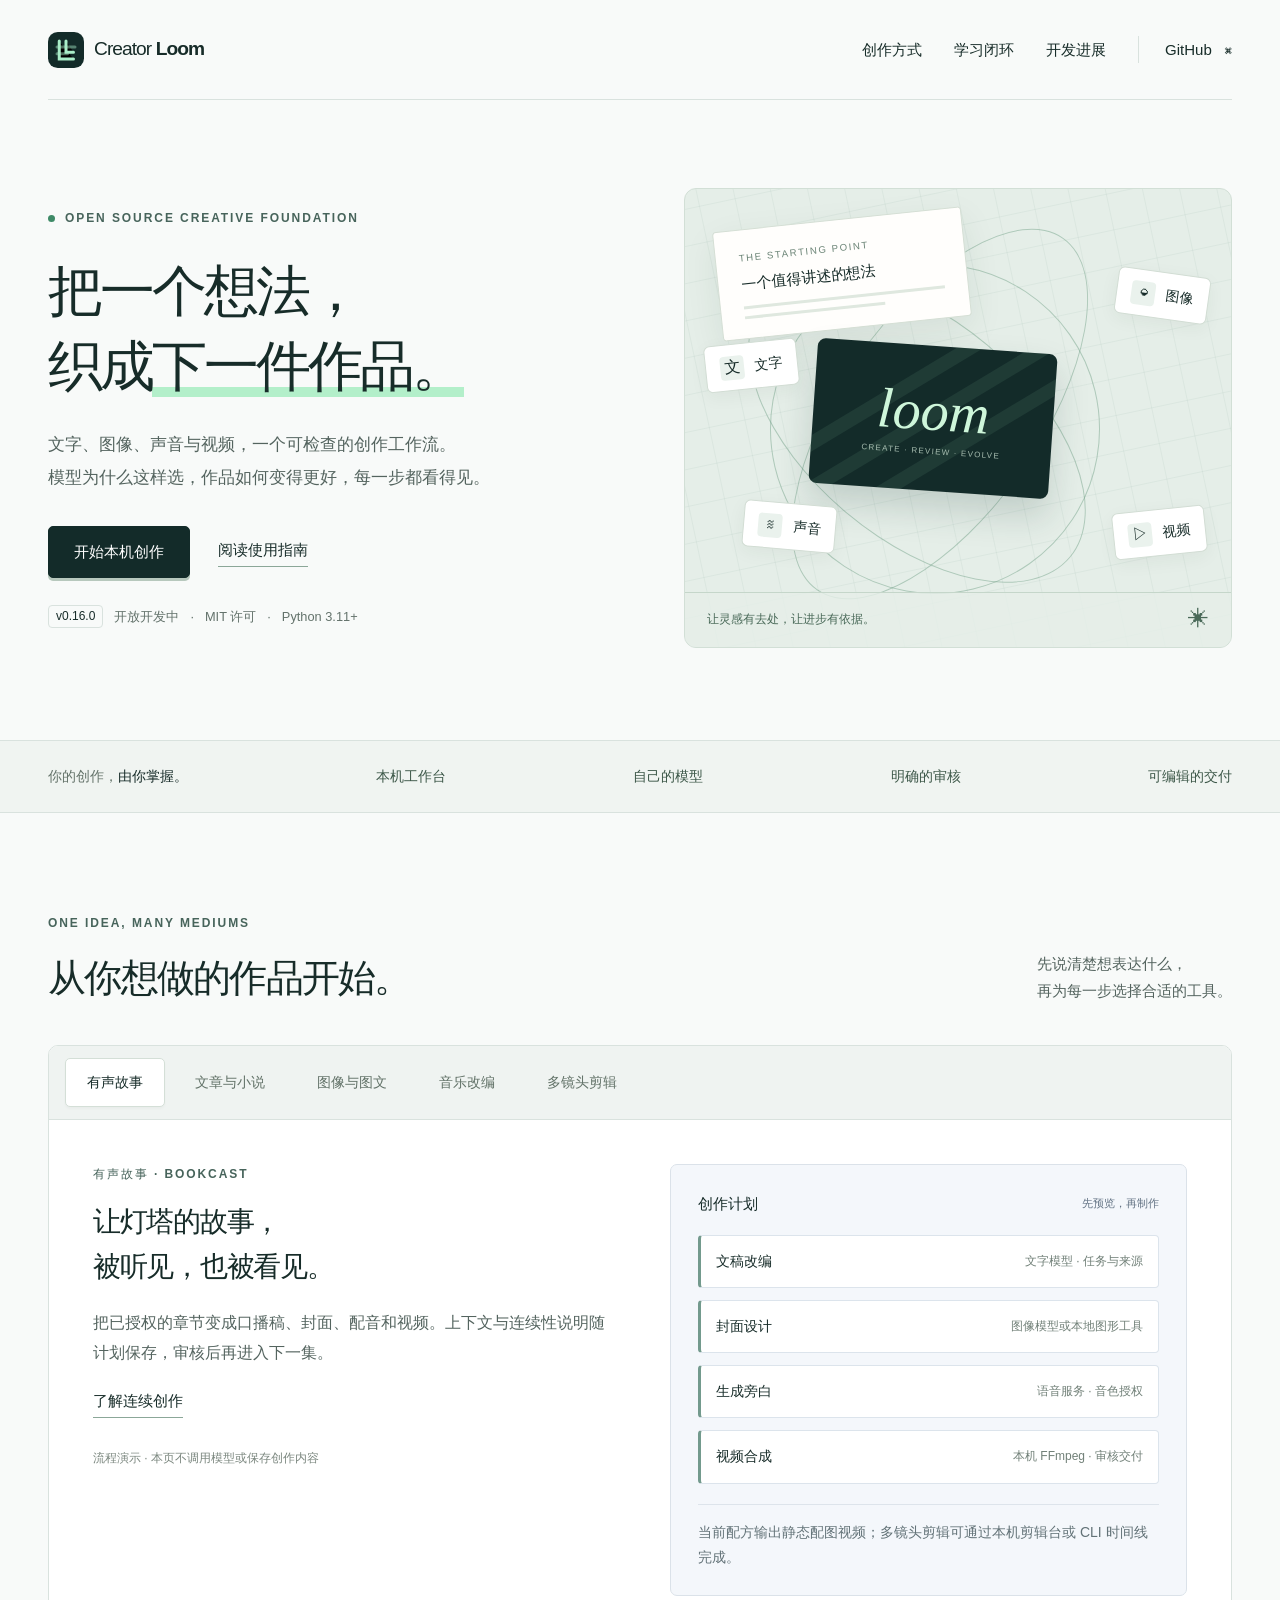
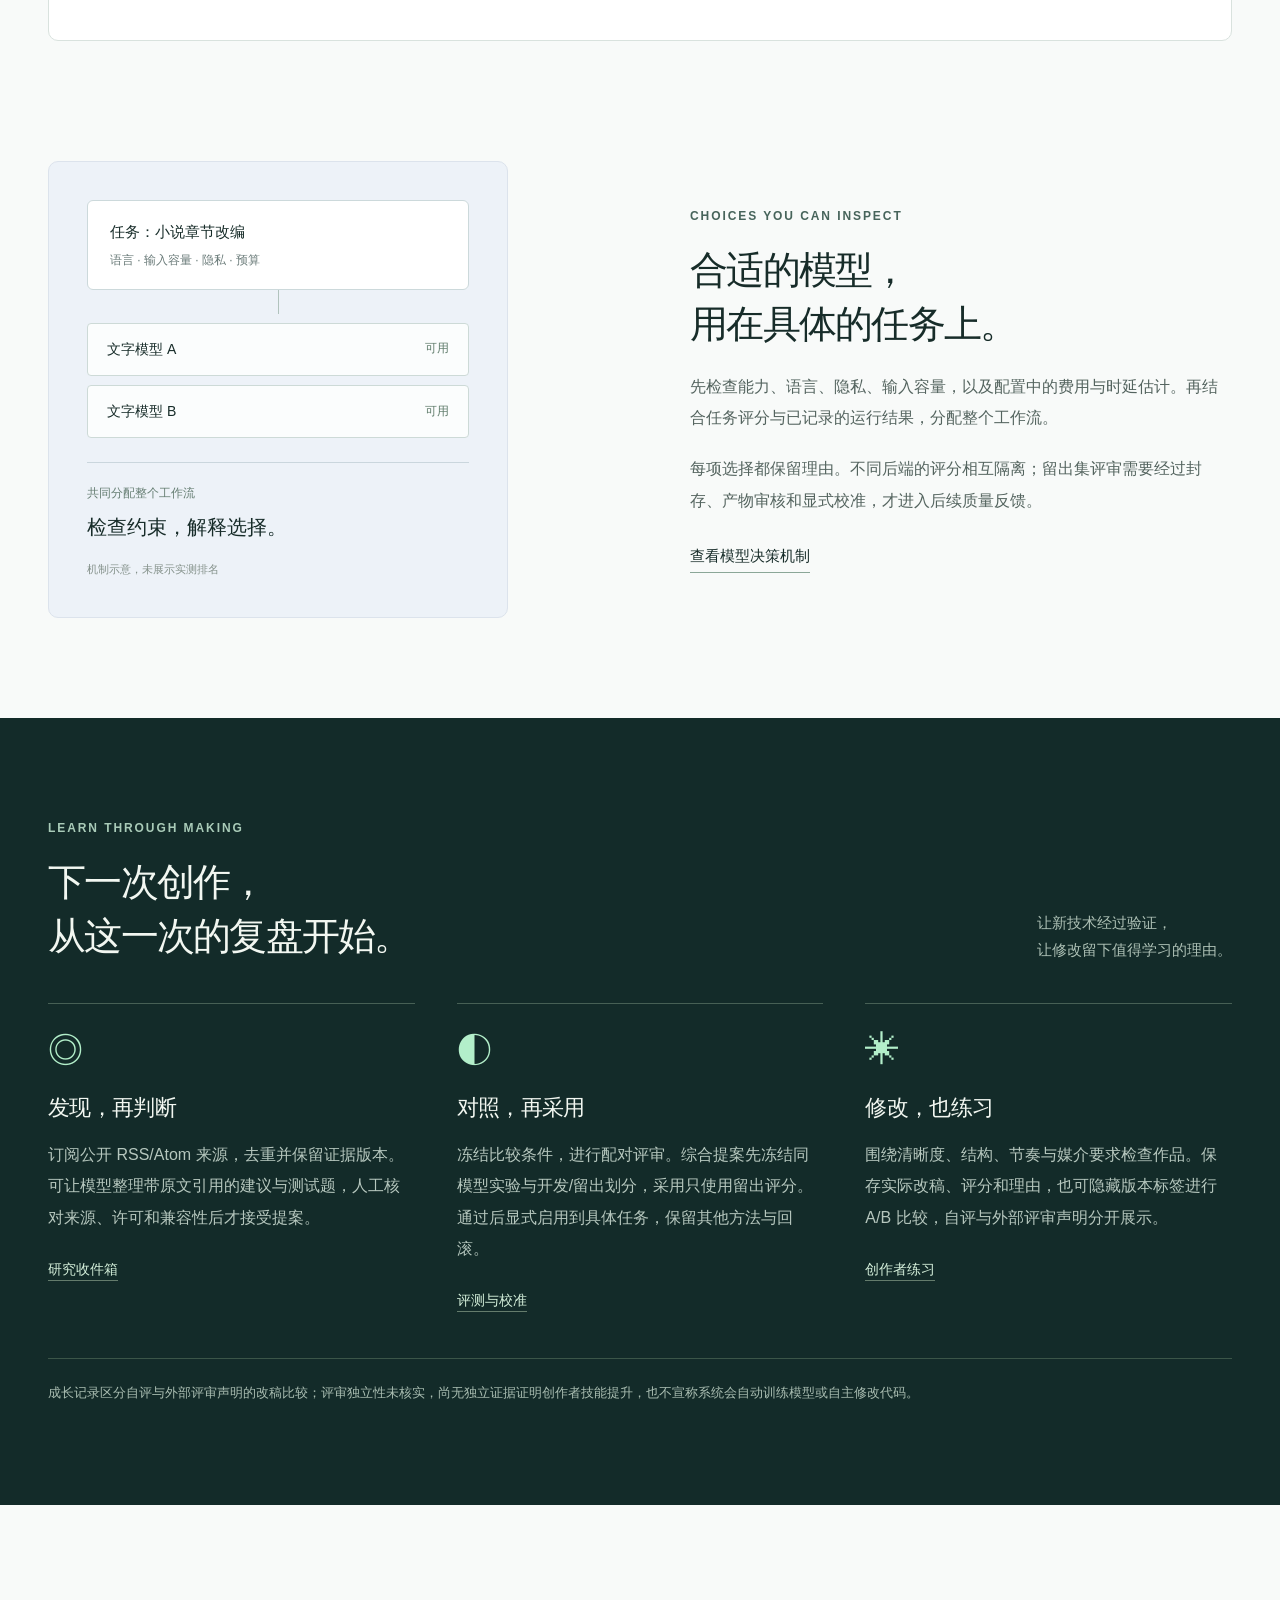
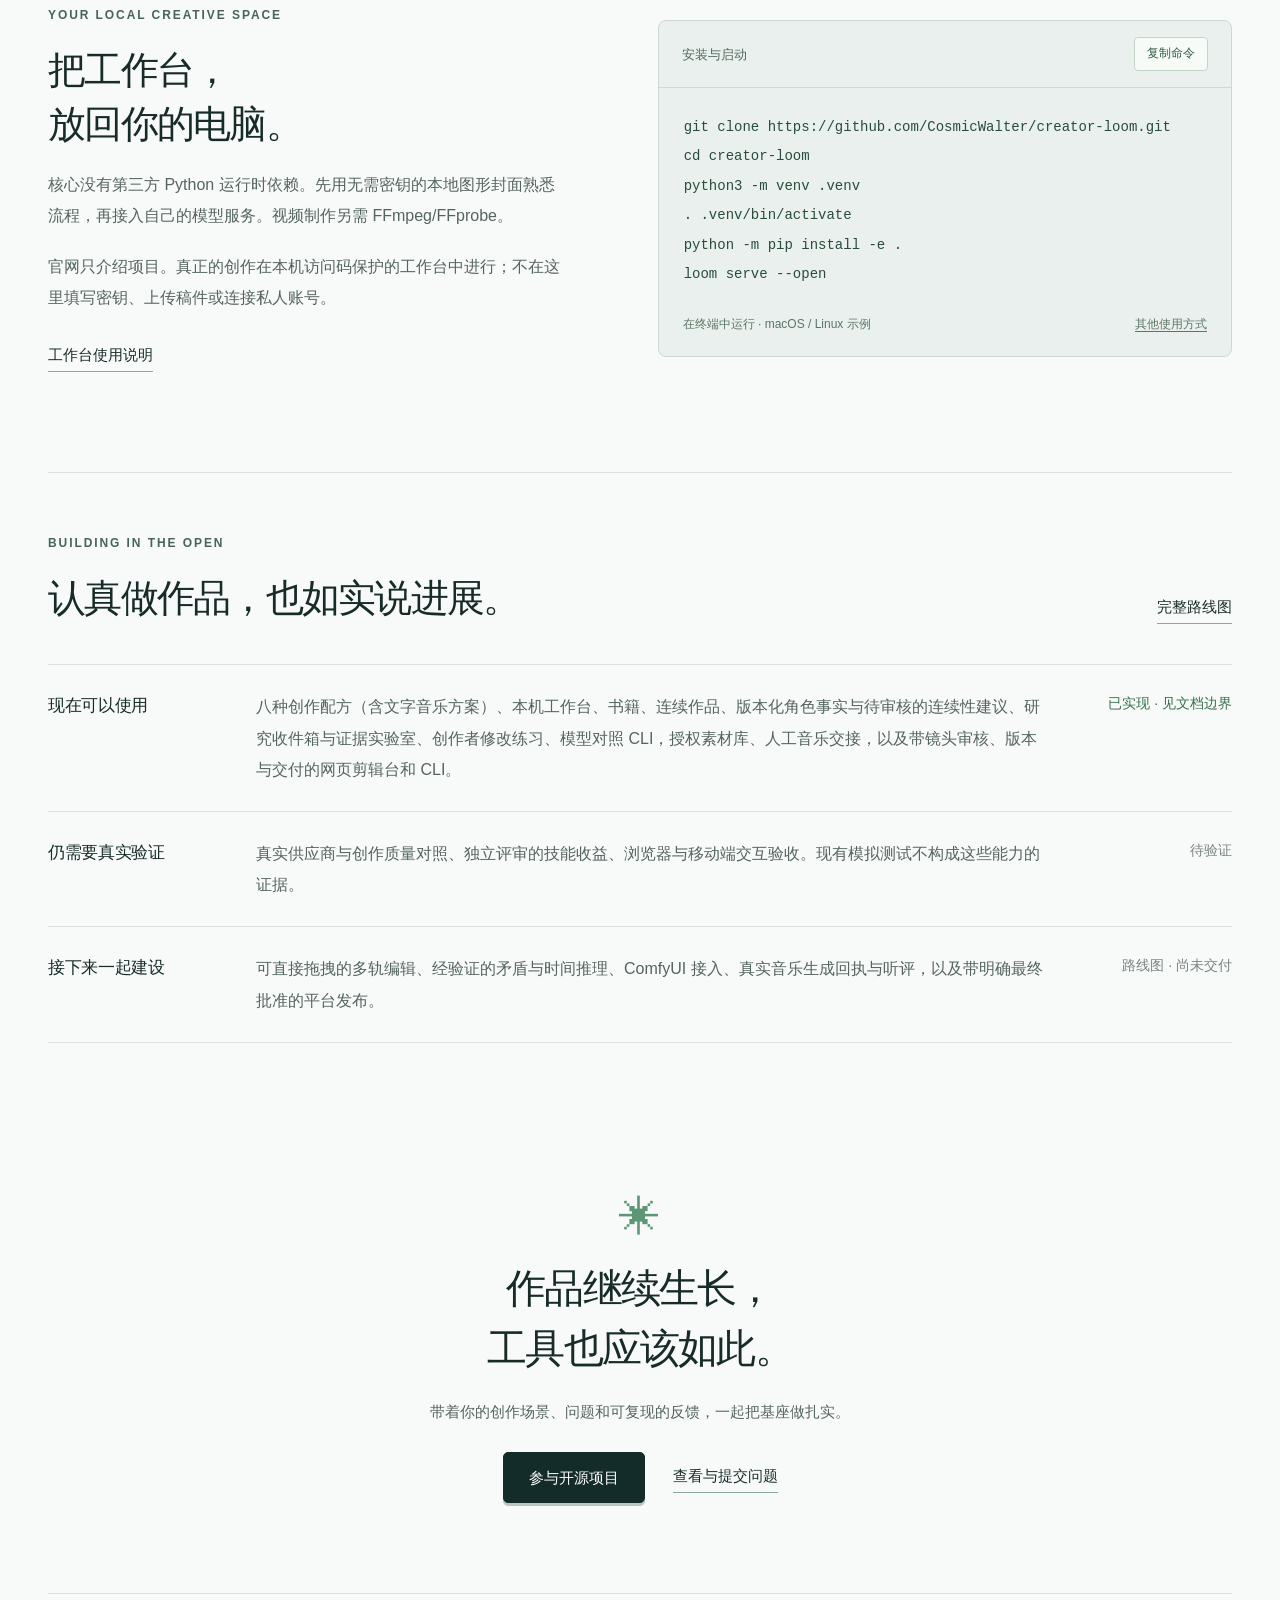
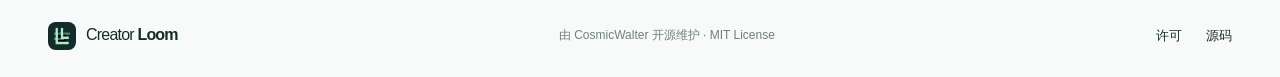
<file: index.html>
<!doctype html>
<html lang="zh-CN">
<head>
  <meta charset="utf-8">
  <meta name="viewport" content="width=device-width,initial-scale=1">
  <meta name="description" content="Creator Loom 是一个面向文字、图像、声音与视频的开源创作基座。让模型选择可解释，让学习来自审核，让每次创作都有迹可循。">
  <meta name="theme-color" content="#132b29">
  <meta name="referrer" content="no-referrer">
  <meta http-equiv="Content-Security-Policy" content="default-src 'self'; script-src 'self'; style-src 'self'; img-src 'self' data:; connect-src 'none'; object-src 'none'; base-uri 'none'; form-action 'none'">
  <title>Creator Loom · 把想法织成作品</title>
  <link rel="icon" type="image/svg+xml" href="mark.svg">
  <link rel="stylesheet" href="style.css">
  <script defer src="app.js"></script>
</head>
<body>
  <a class="skip" href="#main">跳到正文</a>
  <header class="header wrap">
    <a class="brand" href="#" aria-label="Creator Loom 首页"><img src="mark.svg" width="36" height="36" alt=""><span>Creator <strong>Loom</strong></span></a>
    <nav aria-label="主导航"><a href="#studio">创作方式</a><a href="#learning">学习闭环</a><a href="#status">开发进展</a><a href="https://github.com/CosmicWalter/creator-loom" class="source">GitHub <span aria-hidden="true">⌘</span></a></nav>
  </header>
  <main id="main">
    <section class="hero wrap">
      <div class="hero-copy">
        <p class="eyebrow"><span class="seed" aria-hidden="true"></span> OPEN SOURCE CREATIVE FOUNDATION</p>
        <h1>把一个想法，<br>织成<span class="ink">下一件作品。</span></h1>
        <p class="lead">文字、图像、声音与视频，一个可检查的创作工作流。<br class="desktop">模型为什么这样选，作品如何变得更好，每一步都看得见。</p>
        <div class="hero-actions"><a class="button dark" href="#start">开始本机创作</a><a class="text-link" href="https://github.com/CosmicWalter/creator-loom#readme">阅读使用指南</a></div>
        <p class="release"><span class="release-tag">v0.16.0</span> 开放开发中 <span aria-hidden="true">·</span> MIT 许可 <span aria-hidden="true">·</span> Python 3.11+</p>
      </div>
      <div class="loom-art" aria-label="从创作要求，经过计划、制作与审核，成为文字、图像、声音与视频的示意图" role="img">
        <div class="art-grain"></div><div class="art-grid"></div>
        <div class="thread thread-a"></div><div class="thread thread-b"></div><div class="thread thread-c"></div>
        <div class="art-note note-top"><span class="tiny">THE STARTING POINT</span><strong>一个值得讲述的想法</strong><span class="note-line"></span><span class="note-line short"></span></div>
        <div class="weave"><div class="weave-cross cross-a"></div><div class="weave-cross cross-b"></div><div class="weave-cross cross-c"></div><span>loom</span><small>CREATE · REVIEW · EVOLVE</small></div>
        <div class="format-chip chip-text"><span>文</span> 文字</div><div class="format-chip chip-image"><span>◒</span> 图像</div><div class="format-chip chip-audio"><span>≋</span> 声音</div><div class="format-chip chip-video"><span>▷</span> 视频</div>
        <div class="art-caption"><span>让灵感有去处，让进步有依据。</span><span aria-hidden="true">✳</span></div>
      </div>
    </section>
    <div class="principles"><div class="wrap"><p>你的创作，<strong>由你掌握。</strong></p><span>本机工作台</span><span>自己的模型</span><span>明确的审核</span><span>可编辑的交付</span></div></div>
    <section id="studio" class="studio wrap section">
      <div class="section-head"><div><p class="eyebrow">ONE IDEA, MANY MEDIUMS</p><h2>从你想做的作品开始。</h2></div><p>先说清楚想表达什么，<br>再为每一步选择合适的工具。</p></div>
      <div class="demo-shell">
        <div class="demo-tabs" role="tablist" aria-label="探索创作流程">
          <button role="tab" id="tab-story" aria-selected="true" aria-controls="demo-panel" data-demo="story">有声故事</button>
          <button role="tab" id="tab-writing" aria-selected="false" aria-controls="demo-panel" tabindex="-1" data-demo="writing">文章与小说</button>
          <button role="tab" id="tab-visual" aria-selected="false" aria-controls="demo-panel" tabindex="-1" data-demo="visual">图像与图文</button>
          <button role="tab" id="tab-music" aria-selected="false" aria-controls="demo-panel" tabindex="-1" data-demo="music">音乐改编</button>
          <button role="tab" id="tab-edit" aria-selected="false" aria-controls="demo-panel" tabindex="-1" data-demo="edit">多镜头剪辑</button>
        </div>
        <div class="demo-body" id="demo-panel" role="tabpanel" aria-labelledby="tab-story" tabindex="0">
          <div class="demo-brief"><p class="eyebrow" id="demo-kind">有声故事 · BOOKCAST</p><h3 id="demo-title">让灯塔的故事，<br>被听见，也被看见。</h3><p id="demo-description">把已授权的章节变成口播稿、封面、配音和视频。上下文与连续性说明随计划保存，审核后再进入下一集。</p><a class="text-link" id="demo-doc" href="https://github.com/CosmicWalter/creator-loom/blob/main/docs/books-and-series.md">了解连续创作</a><small>流程演示 · 本页不调用模型或保存创作内容</small></div>
          <div class="demo-stage"><div class="demo-topline"><span>创作计划</span><span class="mini-label">先预览，再制作</span></div><ol class="workflow" id="demo-steps"><li><span>文稿改编</span><small>文字模型 · 任务与来源</small></li><li><span>封面设计</span><small>图像模型或本地图形工具</small></li><li><span>生成旁白</span><small>语音服务 · 音色授权</small></li><li><span>视频合成</span><small>本机 FFmpeg · 审核交付</small></li></ol><div class="demo-boundary" id="demo-boundary">当前配方输出静态配图视频；多镜头剪辑可通过本机剪辑台或 CLI 时间线完成。</div></div>
        </div>
      </div>
    </section>
    <section class="decisions wrap section">
      <div class="decision-art" aria-hidden="true"><div class="decision-request">任务：小说章节改编<span>语言 · 输入容量 · 隐私 · 预算</span></div><div class="decision-rail"></div><div class="model-row"><span>文字模型 A</span><span>可用</span></div><div class="model-row"><span>文字模型 B</span><span>可用</span></div><div class="decision-choice"><span>共同分配整个工作流</span><strong>检查约束，解释选择。</strong><span class="example-label">机制示意，未展示实测排名</span></div></div>
      <div class="decision-copy"><p class="eyebrow">CHOICES YOU CAN INSPECT</p><h2>合适的模型，<br>用在具体的任务上。</h2><p>先检查能力、语言、隐私、输入容量，以及配置中的费用与时延估计。再结合任务评分与已记录的运行结果，分配整个工作流。</p><p>每项选择都保留理由。不同后端的评分相互隔离；留出集评审需要经过封存、产物审核和显式校准，才进入后续质量反馈。</p><a class="text-link" href="https://github.com/CosmicWalter/creator-loom/blob/main/docs/model-decisions.md">查看模型决策机制</a></div>
    </section>
    <section id="learning" class="learning section">
      <div class="wrap"><div class="section-head"><div><p class="eyebrow">LEARN THROUGH MAKING</p><h2>下一次创作，<br>从这一次的复盘开始。</h2></div><p>让新技术经过验证，<br>让修改留下值得学习的理由。</p></div>
      <div class="learning-grid"><article><span class="learning-symbol" aria-hidden="true">◎</span><h3>发现，再判断</h3><p>订阅公开 RSS/Atom 来源，去重并保留证据版本。可让模型整理带原文引用的建议与测试题，人工核对来源、许可和兼容性后才接受提案。</p><a href="https://github.com/CosmicWalter/creator-loom/blob/main/docs/research-inbox.md">研究收件箱</a></article><article><span class="learning-symbol" aria-hidden="true">◐</span><h3>对照，再采用</h3><p>冻结比较条件，进行配对评审。综合提案先冻结同模型实验与开发/留出划分，采用只使用留出评分。通过后显式启用到具体任务，保留其他方法与回滚。</p><a href="https://github.com/CosmicWalter/creator-loom/blob/main/docs/benchmarks.md">评测与校准</a></article><article><span class="learning-symbol" aria-hidden="true">✳</span><h3>修改，也练习</h3><p>围绕清晰度、结构、节奏与媒介要求检查作品。保存实际改稿、评分和理由，也可隐藏版本标签进行 A/B 比较，自评与外部评审声明分开展示。</p><a href="https://github.com/CosmicWalter/creator-loom/blob/main/docs/learning.md">创作者练习</a></article></div>
      <p class="learning-note">成长记录区分自评与外部评审声明的改稿比较；评审独立性未核实，尚无独立证据证明创作者技能提升，也不宣称系统会自动训练模型或自主修改代码。</p></div>
    </section>
    <section id="start" class="start wrap section">
      <div class="start-copy"><p class="eyebrow">YOUR LOCAL CREATIVE SPACE</p><h2>把工作台，<br>放回你的电脑。</h2><p>核心没有第三方 Python 运行时依赖。先用无需密钥的本地图形封面熟悉流程，再接入自己的模型服务。视频制作另需 FFmpeg/FFprobe。</p><p>官网只介绍项目。真正的创作在本机访问码保护的工作台中进行；不在这里填写密钥、上传稿件或连接私人账号。</p><a class="text-link" href="https://github.com/CosmicWalter/creator-loom/blob/main/docs/workbench.md">工作台使用说明</a></div>
      <div class="terminal"><div class="terminal-bar"><span>安装与启动</span><button id="copy-install" type="button">复制命令</button></div><pre><code id="install-command">git clone https://github.com/CosmicWalter/creator-loom.git
cd creator-loom
python3 -m venv .venv
. .venv/bin/activate
python -m pip install -e .
loom serve --open</code></pre><div class="terminal-foot"><span>在终端中运行 · macOS / Linux 示例</span><a href="https://github.com/CosmicWalter/creator-loom#readme">其他使用方式</a></div><p id="copy-status" class="copy-status" role="status" aria-live="polite"></p></div>
    </section>
    <section id="status" class="status wrap section">
      <div class="section-head"><div><p class="eyebrow">BUILDING IN THE OPEN</p><h2>认真做作品，也如实说进展。</h2></div><a class="text-link" href="https://github.com/CosmicWalter/creator-loom/blob/main/ROADMAP.md">完整路线图</a></div>
      <div class="status-table"><div><h3>现在可以使用</h3><p>八种创作配方（含文字音乐方案）、本机工作台、书籍、连续作品、版本化角色事实与待审核的连续性建议、研究收件箱与证据实验室、创作者修改练习、模型对照 CLI，授权素材库、人工音乐交接，以及带镜头审核、版本与交付的网页剪辑台和 CLI。</p><span class="status-label shipped">已实现 · 见文档边界</span></div><div><h3>仍需要真实验证</h3><p>真实供应商与创作质量对照、独立评审的技能收益、浏览器与移动端交互验收。现有模拟测试不构成这些能力的证据。</p><span class="status-label">待验证</span></div><div><h3>接下来一起建设</h3><p>可直接拖拽的多轨编辑、经验证的矛盾与时间推理、ComfyUI 接入、真实音乐生成回执与听评，以及带明确最终批准的平台发布。</p><span class="status-label">路线图 · 尚未交付</span></div></div>
    </section>
    <section class="closing wrap"><span class="closing-mark" aria-hidden="true">✳</span><h2>作品继续生长，<br>工具也应该如此。</h2><p>带着你的创作场景、问题和可复现的反馈，一起把基座做扎实。</p><div class="hero-actions"><a class="button dark" href="https://github.com/CosmicWalter/creator-loom">参与开源项目</a><a class="text-link" href="https://github.com/CosmicWalter/creator-loom/issues">查看与提交问题</a></div></section>
  </main>
  <footer class="footer wrap"><a class="brand" href="#"><img src="mark.svg" width="28" height="28" alt=""><span>Creator <strong>Loom</strong></span></a><p>由 CosmicWalter 开源维护 · MIT License</p><div><a href="https://github.com/CosmicWalter/creator-loom/blob/main/LICENSE">许可</a><a href="https://github.com/CosmicWalter/creator-loom">源码</a></div></footer>
</body>
</html>
</file>
<file: style.css>
:root {
  --paper:#f8faf9;
  --ink:#172c29;
  --muted:#54645f;
  --line:#d9e2de;
  --mint:#b3efca;
  --dark:#132b29;
  --blue:#dce6f8;
  --serif:Georgia,"Songti SC","Noto Serif CJK SC",serif;
  font-family:Inter,-apple-system,BlinkMacSystemFont,"Segoe UI","PingFang SC","Microsoft YaHei",sans-serif;
  color:var(--ink);
  background:var(--paper);
  font-synthesis:none;
  scroll-behavior:smooth
}
* {
  box-sizing:border-box
}
body {
  margin:0;
  font-size:1rem;
  line-height:1.8
}
a {
  color:inherit;
  text-decoration:none
}
a:hover {
  text-decoration:underline;
  text-underline-offset:5px
}
button {
  font:inherit;
  cursor:pointer
}
button:focus-visible,a:focus-visible,[tabindex]:focus-visible {
  outline:3px solid #3b8e72;
  outline-offset:5px
}
button:disabled {
  cursor:default
}
h1,h2,h3,p {
  margin:0
}
h1,h2,h3 {
  font-weight:550;
  line-height:1.35;
  letter-spacing:-.045em
}
p {
  color:var(--muted)
}
.wrap {
  width:min(1200px,calc(100% - 96px));
  margin-inline:auto
}
.header {
  height:100px;
  display:flex;
  align-items:center;
  justify-content:space-between;
  border-bottom:1px solid var(--line)
}
.brand {
  display:inline-flex;
  align-items:center;
  gap:10px;
  font-size:1.2rem;
  letter-spacing:-.05em;
  white-space:nowrap
}
.brand strong {
  font-weight:750
}
.brand:hover {
  text-decoration:none
}
.header nav {
  display:flex;
  align-items:center;
  gap:32px;
  font-size:.94rem
}
.header .source {
  padding-left:26px;
  border-left:1px solid var(--line)
}
.source span {
  margin-left:8px
}
.skip {
  position:fixed;
  top:-100px;
  left:20px;
  background:var(--dark);
  color:white;
  padding:10px 20px;
  z-index:10
}
.skip:focus {
  top:10px
}
.hero {
  display:grid;
  grid-template-columns:1.08fr 1fr;
  gap:44px;
  align-items:center;
  padding-block:88px 92px
}
.eyebrow {
  font-size:.75rem;
  letter-spacing:.16em;
  font-weight:650;
  color:#47645b;
  display:flex;
  align-items:center;
  gap:10px
}
.seed {
  display:inline-block;
  width:7px;
  height:7px;
  border-radius:50%;
  background:#3e8a67
}
.hero h1 {
  font-size:clamp(2.8rem,4.3vw,4rem);
  line-height:1.35;
  margin-top:25px;
  letter-spacing:-.055em
}
.ink {
  position:relative;
  white-space:nowrap
}
.ink:after {
  content:"";
  position:absolute;
  left:0;
  bottom:0;
  width:100%;
  height:10px;
  background:var(--mint);
  z-index:-1
}
.lead {
  font-size:1.06rem;
  line-height:1.95;
  margin-top:25px;
  max-width:570px
}
.hero-actions {
  display:flex;
  align-items:center;
  gap:28px;
  flex-wrap:wrap;
  margin-top:32px
}
.button {
  display:inline-flex;
  align-items:center;
  justify-content:center;
  min-height:50px;
  padding:11px 25px;
  border-radius:5px;
  font-weight:600;
  font-size:.96rem
}
.button.dark {
  background:var(--dark);
  color:#fff;
  border:1px solid var(--dark);
  box-shadow:0 3px 0 #b7c8bd
}
.button:hover {
  text-decoration:none;
  background:#275248
}
.text-link {
  font-size:.94rem;
  font-weight:600;
  border-bottom:1px solid #8ba798;
  padding-bottom:3px;
  display:inline-block
}
.text-link:hover {
  text-decoration:none;
  border-color:var(--ink)
}
.release {
  display:flex;
  gap:11px;
  align-items:center;
  font-size:.8rem;
  margin-top:27px;
  color:#63726b;
  flex-wrap:wrap
}
.release-tag {
  border:1px solid var(--line);
  padding:0 7px;
  border-radius:4px;
  font-size:.75rem;
  line-height:1.8;
  color:var(--ink)
}
.loom-art {
  height:460px;
  background:#e5eee8;
  border-radius:12px;
  position:relative;
  overflow:hidden;
  border:1px solid #d2dfd6
}
.art-grid {
  position:absolute;
  inset:0;
  background-image:linear-gradient(#b8cdc33b 1px,transparent 1px),linear-gradient(90deg,#b8cdc33b 1px,transparent 1px);
  background-size:28px 28px;
  transform:rotate(-12deg) scale(1.3)
}
.thread {
  position:absolute;
  border:1px solid #6c9b8273;
  width:330px;
  height:330px;
  border-radius:50%;
  left:85px;
  top:75px;
  transform:rotate(-35deg)
}
.thread-b {
  width:400px;
  height:220px;
  top:130px;
  left:32px;
  transform:rotate(40deg)
}
.thread-c {
  width:200px;
  height:430px;
  top:10px;
  left:155px;
  transform:rotate(35deg)
}
.art-note {
  position:absolute;
  background:#fffefc;
  padding:19px 23px;
  border-radius:4px;
  box-shadow:0 12px 35px #1b3a2614;
  transform:rotate(-6deg);
  top:30px;
  left:32px;
  width:250px;
  border:1px solid #d5dfd5
}
.tiny {
  font-size:.6rem;
  letter-spacing:.17em;
  display:block;
  color:#6a8375
}
.art-note strong {
  font-size:.94rem;
  display:block;
  margin:4px 0 9px;
  font-weight:550
}
.note-line {
  height:3px;
  width:100%;
  background:#dfe8df;
  display:block;
  margin-top:7px
}
.note-line.short {
  width:70%
}
.weave {
  position:absolute;
  inset:157px auto auto 128px;
  width:240px;
  height:145px;
  border-radius:8px;
  background:var(--dark);
  box-shadow:0 18px 35px #1e3f362e;
  transform:rotate(4deg);
  display:flex;
  flex-direction:column;
  align-items:center;
  justify-content:center;
  color:#cef6da;
  overflow:hidden
}
.weave>span {
  font-family:var(--serif);
  font-size:3.5rem;
  line-height:1.2;
  font-style:italic;
  z-index:1
}
.weave small {
  font-size:.5rem;
  letter-spacing:.16em;
  z-index:1;
  color:#a7bdb0
}
.weave-cross {
  position:absolute;
  height:14px;
  background:#a3e7bd16;
  width:330px;
  transform:rotate(-35deg)
}
.cross-a {
  top:15px
}
.cross-b {
  top:62px
}
.cross-c {
  top:110px
}
.format-chip {
  position:absolute;
  display:flex;
  align-items:center;
  gap:11px;
  background:#fff;
  border:1px solid #d2ddd4;
  border-radius:6px;
  padding:10px 14px;
  font-size:.87rem;
  box-shadow:0 5px 18px #2441300d
}
.format-chip>span {
  display:flex;
  align-items:center;
  justify-content:center;
  width:24px;
  height:24px;
  background:#eaf2ed;
  border-radius:4px;
  font-size:1rem;
  font-family:var(--serif)
}
.chip-text {
  top:153px;
  left:20px;
  transform:rotate(-6deg)
}
.chip-image {
  top:83px;
  right:22px;
  transform:rotate(8deg)
}
.chip-audio {
  bottom:97px;
  left:58px;
  transform:rotate(5deg)
}
.chip-video {
  bottom:91px;
  right:25px;
  transform:rotate(-6deg)
}
.art-caption {
  position:absolute;
  bottom:0;
  left:0;
  right:0;
  padding:16px 22px;
  display:flex;
  justify-content:space-between;
  border-top:1px solid #c5d6ca;
  font-size:.75rem;
  color:#496958;
  background:#e7efe9cc
}
.art-caption>span:last-child {
  font-size:1.3rem;
  line-height:1
}
.principles {
  border-top:1px solid var(--line);
  border-bottom:1px solid var(--line);
  background:#f0f4f1
}
.principles .wrap {
  display:flex;
  align-items:center;
  justify-content:space-between;
  gap:20px;
  padding-block:23px;
  font-size:.87rem
}
.principles p {
  color:#64736a
}
.principles strong {
  color:var(--ink);
  font-weight:550
}
.principles .wrap>span {
  color:#3c5748;
  white-space:nowrap
}
.section {
  padding-block:100px
}
.section-head {
  display:flex;
  justify-content:space-between;
  align-items:flex-end;
  gap:30px;
  margin-bottom:40px
}
.section-head h2,.decision-copy h2,.start-copy h2 {
  font-size:clamp(2rem,3vw,2.7rem);
  line-height:1.4;
  margin-top:16px
}
.section-head>p {
  font-size:.94rem
}
.demo-shell {
  border:1px solid var(--line);
  border-radius:10px;
  overflow:hidden;
  background:white
}
.demo-tabs {
  display:flex;
  background:#eff3f1;
  border-bottom:1px solid var(--line);
  gap:8px;
  padding:12px 16px
}
.demo-tabs button {
  border:1px solid transparent;
  padding:11px 21px;
  border-radius:5px;
  background:transparent;
  color:#627268;
  font-size:.94rem;
  white-space:nowrap
}
.demo-tabs button[aria-selected=true] {
  background:white;
  border-color:#d4dfd7;
  color:var(--ink);
  box-shadow:0 2px 3px #18332007;
  font-weight:600
}
.demo-tabs button:hover {
  color:var(--ink);
  background:#f9fbf9
}
.demo-body {
  display:grid;
  grid-template-columns:1fr 1fr;
  padding:44px;
  gap:60px
}
.demo-brief h3 {
  font-size:1.75rem;
  margin-top:15px;
  line-height:1.6
}
.demo-brief>p:not(.eyebrow) {
  margin:18px 0;
  font-size:.96rem;
  line-height:1.9
}
.demo-brief small {
  display:block;
  font-size:.75rem;
  color:#7b877f;
  margin-top:30px
}
.demo-stage {
  border:1px solid #dbe2e9;
  background:#f4f7fb;
  border-radius:7px;
  padding:25px 27px
}
.demo-topline {
  display:flex;
  justify-content:space-between;
  align-items:center;
  font-size:.94rem;
  font-weight:600
}
.mini-label {
  font-size:.7rem;
  font-weight:400;
  color:#637384
}
.workflow {
  list-style:none;
  margin:18px 0 20px;
  padding:0;
  display:grid;
  gap:12px
}
.workflow li {
  display:flex;
  justify-content:space-between;
  align-items:center;
  gap:14px;
  position:relative;
  border:1px solid #dce4ec;
  border-left:3px solid #739a8d;
  padding:13px 15px;
  background:white;
  border-radius:4px;
  font-size:.87rem
}
.workflow small {
  font-size:.75rem;
  color:#718078;
  text-align:right
}
.demo-boundary {
  font-size:.75rem;
  color:#627277;
  border-top:1px solid #dde4eb;
  padding-top:15px;
  line-height:1.8
}
.decisions {
  display:grid;
  grid-template-columns:1fr 1fr;
  gap:100px;
  padding-top:20px;
  align-items:center
}
.decision-art {
  max-width:460px;
  background:#edf2f8;
  border:1px solid #dce3ec;
  border-radius:10px;
  padding:38px;
  position:relative
}
.decision-request {
  border:1px solid #ccd9db;
  background:white;
  border-radius:6px;
  padding:17px 22px;
  font-size:.94rem
}
.decision-request span {
  font-size:.75rem;
  display:block;
  color:#6a7b79;
  margin-top:5px
}
.decision-rail {
  height:24px;
  width:1px;
  background:#b1c3bd;
  margin-left:50%
}
.model-row {
  display:flex;
  justify-content:space-between;
  align-items:center;
  border:1px solid #cddad7;
  border-radius:4px;
  padding:13px 19px;
  background:#fbfdfd;
  margin:9px 0;
  font-size:.87rem
}
.model-row span:last-child {
  font-size:.75rem;
  color:#5f7c6b
}
.decision-choice {
  margin-top:24px;
  border-top:1px solid #cad6dd;
  padding-top:20px
}
.decision-choice span {
  display:block;
  font-size:.75rem;
  color:#667e73
}
.decision-choice strong {
  font-weight:550;
  font-size:1.25rem;
  display:block;
  margin:4px 0
}
.decision-choice .example-label {
  margin-top:14px;
  color:#84918a;
  font-size:.7rem
}
.decision-copy p:not(.eyebrow) {
  font-size:.96rem;
  line-height:1.95;
  margin-top:20px
}
.decision-copy .text-link {
  margin-top:26px
}
.learning {
  background:var(--dark);
  color:#f2f7f1
}
.learning .eyebrow {
  color:#a9cbb8
}
.learning .section-head>p {
  color:#adc0b5
}
.learning-grid {
  display:grid;
  grid-template-columns:repeat(3,1fr);
  gap:42px
}
.learning-grid article {
  border-top:1px solid #476055;
  padding-top:29px
}
.learning-symbol {
  display:block;
  color:var(--mint);
  font-size:2.2rem;
  font-family:var(--serif);
  line-height:1;
  margin-bottom:25px
}
.learning-grid h3 {
  font-size:1.4rem;
  letter-spacing:-.03em
}
.learning-grid p {
  font-size:.94rem;
  line-height:1.95;
  color:#b6c7be;
  margin:16px 0 22px
}
.learning-grid a {
  color:#d4efda;
  font-size:.87rem;
  border-bottom:1px solid #647c6c;
  padding-bottom:3px
}
.learning-note {
  font-size:.8rem;
  color:#a9bdb1;
  border-top:1px solid #3b5548;
  margin-top:43px;
  padding-top:22px;
  line-height:1.9
}
.start {
  display:grid;
  grid-template-columns:.95fr 1.05fr;
  gap:90px;
  align-items:center
}
.start-copy>p:not(.eyebrow) {
  font-size:.96rem;
  line-height:1.95;
  margin:19px 0
}
.start-copy .text-link {
  margin-top:9px
}
.terminal {
  background:#eaf0ed;
  border:1px solid #ccd9d1;
  border-radius:8px;
  overflow:hidden;
  position:relative
}
.terminal-bar {
  display:flex;
  justify-content:space-between;
  align-items:center;
  padding:16px 23px;
  border-bottom:1px solid #cddbd1;
  font-size:.8rem
}
.terminal-bar>span {
  font-weight:600;
  color:#4f695c
}
.terminal button {
  font-size:.75rem;
  color:#355d46;
  background:#f7fbf8;
  border:1px solid #c4d5c8;
  padding:5px 12px;
  border-radius:4px
}
.terminal button:hover {
  background:white
}
.terminal pre {
  white-space:pre-wrap;
  overflow-wrap:anywhere;
  line-height:2.1;
  font-size:.8rem;
  padding:25px;
  margin:0;
  color:#284d3b;
  font-family:ui-monospace,SFMono-Regular,Consolas,monospace
}
.terminal-foot {
  font-size:.7rem;
  display:flex;
  gap:20px;
  justify-content:space-between;
  padding:0 24px 20px;
  color:#5b7566
}
.terminal-foot a {
  text-decoration:underline;
  text-underline-offset:3px
}
.copy-status {
  font-size:.75rem;
  line-height:1.5;
  padding-inline:24px
}
.copy-status:not(:empty) {
  padding-bottom:16px
}
.status {
  border-top:1px solid var(--line);
  padding-top:60px
}
.status-table {
  border-top:1px solid var(--line)
}
.status-table>div {
  display:grid;
  grid-template-columns:180px 1fr 160px;
  align-items:start;
  gap:28px;
  padding-block:26px;
  border-bottom:1px solid var(--line)
}
.status-table h3 {
  font-size:1.07rem;
  line-height:1.8;
  letter-spacing:-.02em
}
.status-table p {
  font-size:.87rem;
  line-height:1.95
}
.status-label {
  font-size:.75rem;
  color:#79847d;
  white-space:nowrap;
  justify-self:end
}
.status-label.shipped {
  color:#376f50
}
.closing {
  text-align:center;
  padding:50px 0 90px
}
.closing-mark {
  font-size:2.6rem;
  color:#5c9674;
  display:block;
  margin-bottom:15px;
  line-height:1.2
}
.closing h2 {
  font-size:2.5rem;
  line-height:1.5
}
.closing p {
  font-size:.94rem;
  margin-top:20px
}
.closing .hero-actions {
  justify-content:center;
  margin-top:27px
}
.footer {
  border-top:1px solid var(--line);
  padding-block:27px;
  display:flex;
  justify-content:space-between;
  align-items:center;
  gap:20px
}
.footer p {
  font-size:.75rem;
  color:#718176
}
.footer>div {
  display:flex;
  gap:24px;
  font-size:.8rem
}
.footer .brand {
  font-size:1rem
}
@media(min-width:1500px) {
  .hero {
    gap:75px
  }
  .hero h1 {
    font-size:4.2rem
  }
}
@media(max-width:1050px) {
  .wrap {
    width:calc(100% - 56px)
  }
  .hero {
    gap:25px;
    padding-top:65px
  }
  .hero h1 {
    font-size:3rem
  }
  .hero .eyebrow {
    font-size:.65rem;
    letter-spacing:.12em
  }
  .loom-art {
    height:430px
  }
  .weave {
    left:24%;
    width:54%
  }
  .art-note {
    width:220px;
    left:20px
  }
  .chip-text {
    left:12px;
    top:166px
  }
  .chip-image {
    right:12px
  }
  .chip-audio {
    left:26px;
    bottom:86px
  }
  .chip-video {
    right:12px;
    bottom:102px
  }
  .demo-body {
    padding:30px;
    gap:30px
  }
  .workflow li {
    display:block
  }
  .workflow small {
    display:block;
    text-align:left
  }
  .decisions,.start {
    gap:55px
  }
  .decision-art {
    padding:25px
  }
  .status-table>div {
    grid-template-columns:150px 1fr 135px;
    gap:20px
  }
  .header nav {
    gap:23px
  }
  .header .source {
    padding-left:20px
  }
}
@media(max-width:760px) {
  .wrap {
    width:calc(100% - 40px)
  }
  .header {
    height:80px
  }
  .header nav {
    gap:20px
  }
  .header nav>a:not(.source) {
    display:none
  }
  .header .source {
    border:0;
    padding:0
  }
  .brand {
    font-size:1.08rem
  }
  .hero {
    grid-template-columns:1fr;
    padding-block:50px;
    gap:42px
  }
  .hero h1 {
    font-size:clamp(2.45rem,7.5vw,3.5rem);
    margin-top:20px
  }
  .hero .eyebrow {
    font-size:.63rem;
    letter-spacing:.12em
  }
  .hero .lead {
    font-size:1rem;
    margin-top:22px
  }
  .desktop {
    display:none
  }
  .hero-actions {
    gap:24px;
    margin-top:27px
  }
  .release {
    margin-top:24px
  }
  .loom-art {
    height:420px;
    max-width:520px;
    width:100%;
    margin:auto
  }
  .weave {
    left:26%;
    width:50%
  }
  .art-note {
    width:230px;
    top:30px
  }
  .chip-image {
    top:82px;
    right:20px
  }
  .chip-video {
    right:22px;
    bottom:80px
  }
  .chip-audio {
    left:35px;
    bottom:83px
  }
  .principles .wrap {
    justify-content:center;
    flex-wrap:wrap;
    gap:12px 22px;
    padding-block:20px;
    font-size:.8rem
  }
  .principles p {
    width:100%;
    text-align:center
  }
  .section {
    padding-block:65px
  }
  .section-head {
    align-items:flex-start;
    gap:20px;
    margin-bottom:30px;
    flex-direction:column
  }
  .section-head>p br {
    display:none
  }
  .section-head h2,.decision-copy h2,.start-copy h2 {
    font-size:2rem;
    margin-top:13px
  }
  .section-head>p {
    font-size:.87rem
  }
  .eyebrow {
    font-size:.67rem
  }
  .demo-tabs {
    gap:3px;
    padding:10px;
    overflow:auto
  }
  .demo-tabs button {
    font-size:.8rem;
    padding:10px 13px
  }
  .demo-body {
    grid-template-columns:1fr;
    padding:26px;
    gap:30px
  }
  .demo-brief h3 {
    font-size:1.6rem
  }
  .demo-brief>p:not(.eyebrow) {
    font-size:.94rem
  }
  .demo-brief small {
    margin-top:22px
  }
  .demo-stage {
    padding:22px
  }
  .workflow li {
    display:flex
  }
  .workflow small {
    text-align:right;
    font-size:.7rem
  }
  .decisions {
    grid-template-columns:1fr;
    gap:30px;
    padding-top:0
  }
  .decision-art {
    width:100%;
    max-width:none;
    padding:28px;
    order:2
  }
  .decision-copy {
    order:1
  }
  .decision-copy h2 br {
    display:none
  }
  .decision-copy p:not(.eyebrow) {
    font-size:.94rem
  }
  .learning-grid {
    grid-template-columns:1fr;
    gap:32px
  }
  .learning-grid article {
    padding-top:25px
  }
  .learning-symbol {
    font-size:1.7rem;
    margin-bottom:16px
  }
  .learning-grid h3 {
    font-size:1.25rem
  }
  .learning-grid p {
    margin:12px 0 16px;
    font-size:.94rem
  }
  .learning-note {
    margin-top:32px
  }
  .start {
    grid-template-columns:1fr;
    gap:30px
  }
  .terminal pre {
    font-size:.72rem;
    padding:22px
  }
  .terminal-foot {
    font-size:.65rem;
    flex-wrap:wrap;
    gap:8px
  }
  .status {
    padding-top:50px
  }
  .status-table>div {
    grid-template-columns:1fr;
    gap:10px;
    padding-block:25px
  }
  .status-table p {
    font-size:.94rem
  }
  .status-label {
    justify-self:start
  }
  .closing {
    padding:20px 0 60px
  }
  .closing h2 {
    font-size:2rem
  }
  .closing p {
    font-size:.87rem;
    max-width:310px;
    margin-inline:auto
  }
  .closing .hero-actions {
    gap:20px
  }
  .footer {
    flex-wrap:wrap;
    padding-block:24px;
    gap:15px
  }
  .footer .brand {
    width:100%
  }
  .footer p {
    font-size:.7rem
  }
  .footer>div {
    font-size:.75rem;
    gap:20px
  }
  .ink:after {
    height:7px
  }
}
@media(prefers-reduced-motion:reduce) {
  :root {
    scroll-behavior:auto
  }
}
/* Keep explanatory copy and essential controls readable at every breakpoint. */
.demo-brief>p:not(.eyebrow),.decision-copy p:not(.eyebrow),.start-copy>p:not(.eyebrow),.learning-grid p,.status-table p {
  font-size:1rem
}
.demo-boundary,.demo-tabs button,.status-label {
  font-size:.875rem
}
.terminal pre {
  font-size:.875rem
}
.workflow li,.model-row,.principles .wrap>span {
  font-size:.875rem
}
.hero .eyebrow {
  font-size:.75rem
}
.terminal-foot {
  font-size:.75rem
}
@media(min-width:761px) and (max-width:1050px) {
  .hero h1 {
    font-size:clamp(2.5rem,4.5vw,3rem)
  }
}
@media(max-width:760px) {
  .hero h1 {
    font-size:clamp(2.2rem,7.5vw,3.5rem)
  }
  .demo-tabs button {
    font-size:.875rem
  }
  .terminal pre {
    font-size:.8rem
  }
  .hero .eyebrow {
    font-size:.67rem
  }
}
</file>
